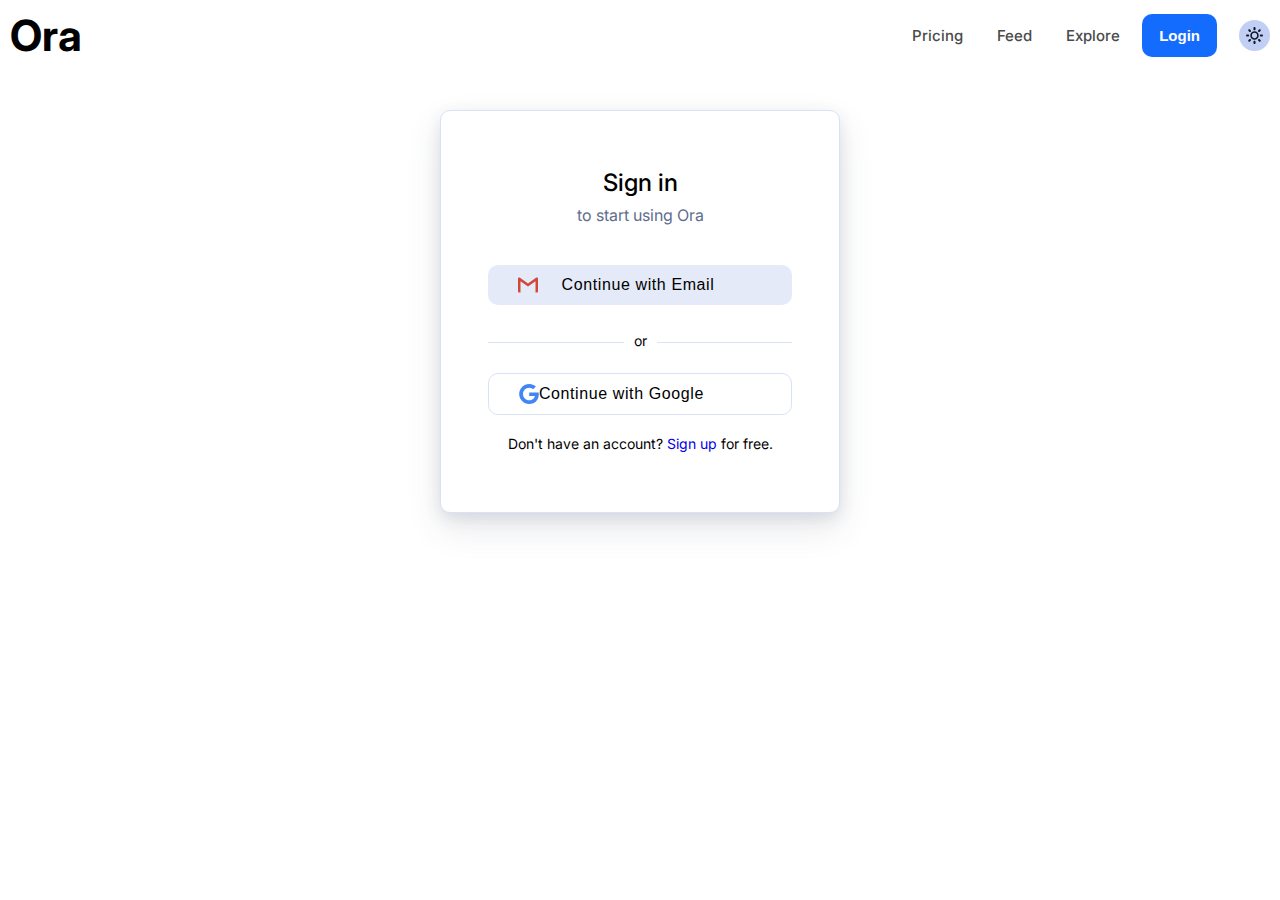
<file: index.html>
<!DOCTYPE html>
<html lang="en">

<head>
    <meta charset="UTF-8">
    <meta name="viewport" content="width=device-width, initial-scale=1.0">
    <link rel="preconnect" href="https://fonts.googleapis.com">
    <link rel="preconnect" href="https://fonts.gstatic.com" crossorigin>
    <link href="https://fonts.googleapis.com/css2?family=Inter:wght@100..900&display=swap" rel="stylesheet">
    <title>1-click chatbot | ora.ai</title>
    <link rel="stylesheet" href="index.css">
    <link rel="icon" href="favicon.ico">
</head>

<body>
    <nav class="nav-container">
        <h1 class="ora-hero-text">Ora</h1>
        <div class="right-nav-elements">
            <ul>
                <li><a href="#">Pricing</a></li>
                <li><a href="#">Feed</a></li>
                <li><a href="#">Explore</a></li>
            </ul>
            <button class="btn-blue">Login</button>
            <div class="icon">
                <svg class="sun-icon">
                    <use xlink:href="sprite.svg#icon-sun"></use>
                </svg>
            </div>
        </div>
    </nav>
    <div class="block-container">
        <div class="main-section-container">
            <h2 class="sign-in-text">Sign in</h2>
            <div class="line-2-text">to start using Ora</div>
            <div class="email-btn-container">
                <button class="btn-email"><img src="gmail.svg" alt="Gmail Logo" class="icon-email"><span>Continue with
                        Email</span></button>
            </div>
            <span class="or">
                <span class="or-child">or</span>
            </span>
            <div class="google-btn-container">
                <button class="btn-google"><img src="google.svg" alt="Google Logo" class="icon-google">Continue with
                    Google</button>
            </div>
            <div class="no-account-container">Don't have an account?<a href="#"> <span>Sign up</span></a> for free.</div>
        </div>
    </div>
</body>

</html>
</file>
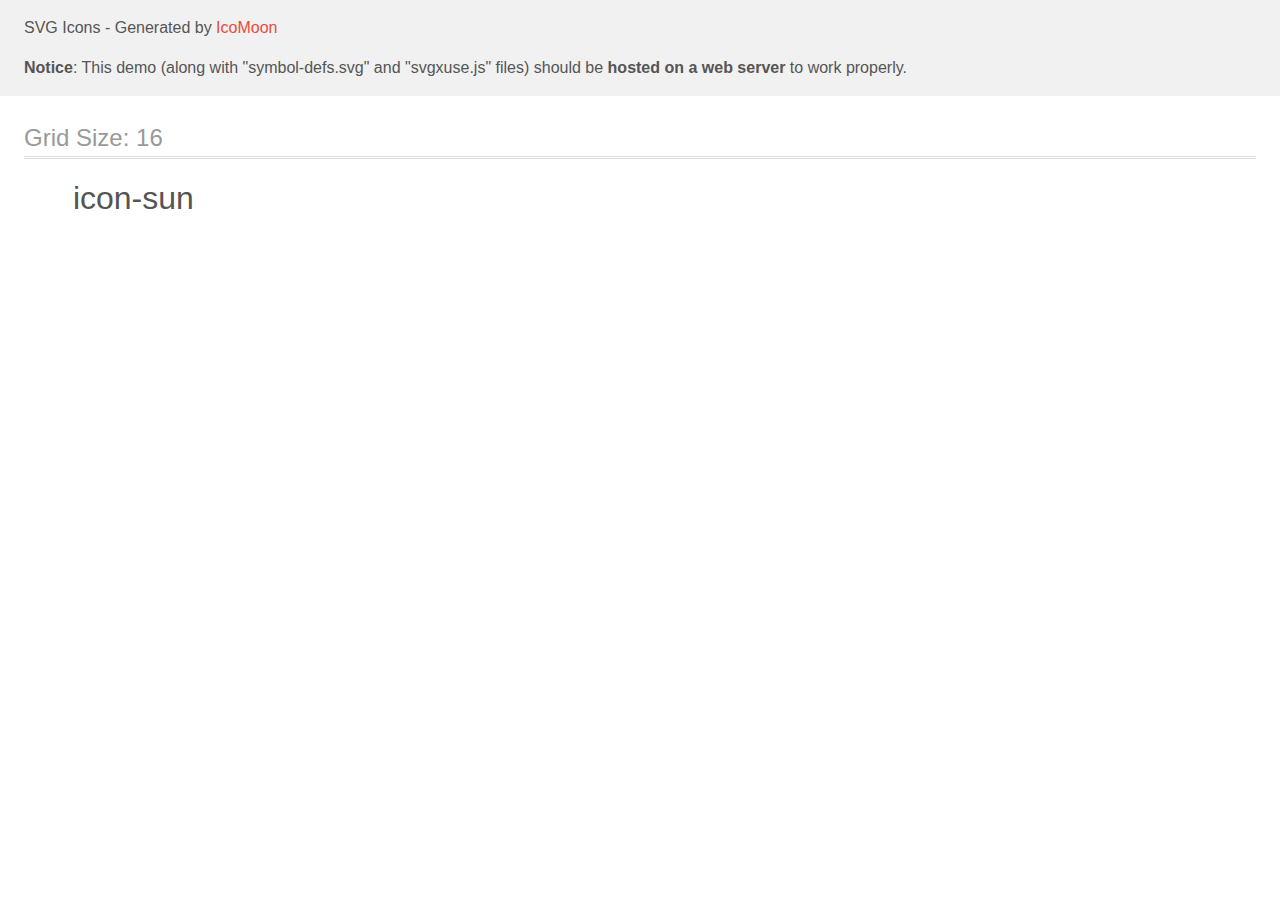
<file: icomoon/demo-external-svg.html>
<!doctype html>
<html>
<head>
    <title>IcoMoon - SVG Icons</title>
    <meta charset="utf-8">
    <meta name="viewport" content="width=device-width, initial-scale=1">
    <link rel="stylesheet" href="demo-files/demo.css">
    <link rel="stylesheet" href="style.css">
</head>
<body>
<header class="bgc1 clearfix">
<div class="mhl">
    <p>SVG Icons - Generated by <a href="https://icomoon.io/app">IcoMoon</a></p><p><strong>Notice</strong>: This demo (along with "symbol-defs.svg" and "svgxuse.js" files) should be <b>hosted on a web server</b> to work properly.</p>
</div>
</header>
    <div class="clearfix mhl ptl">
        <h1 class="mvm mtn fgc1">Grid Size: 16</h1>
        <div class="glyph fs1">
            <div class="clearfix pbs">
                <svg class="icon icon-sun"><use xlink:href="symbol-defs.svg#icon-sun"></use></svg><span class="name"> icon-sun</span>
            </div>
        </div>
  </div>
<script defer src="svgxuse.js"></script>
</body>
</html>
</file>
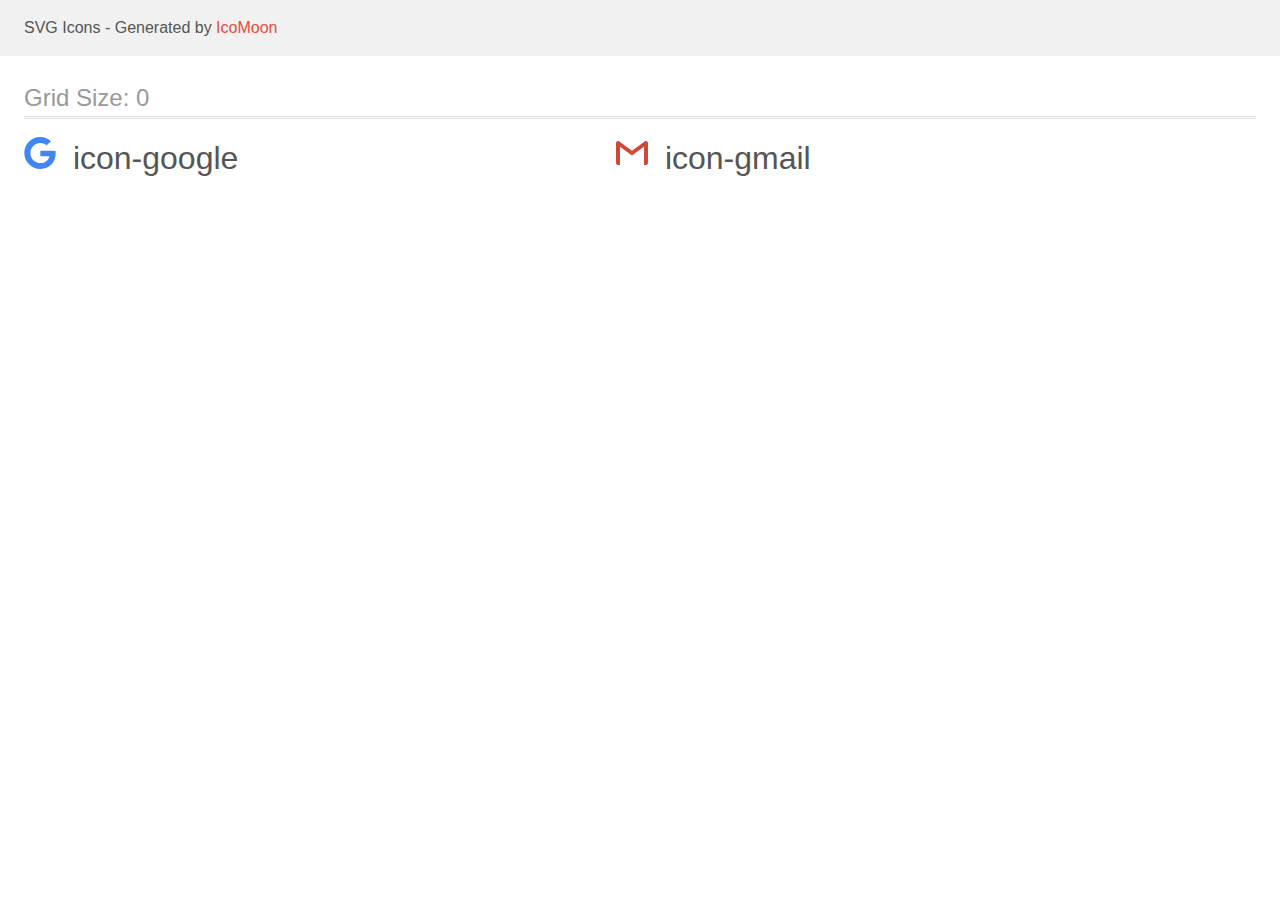
<file: icomoon/demo.html>
<!doctype html>
<html>
<head>
    <title>IcoMoon - SVG Icons</title>
    <meta charset="utf-8">
    <meta name="viewport" content="width=device-width, initial-scale=1">
    <link rel="stylesheet" href="demo-files/demo.css">
    <link rel="stylesheet" href="style.css">
</head>
<body>
<svg aria-hidden="true" style="position: absolute; width: 0; height: 0; overflow: hidden;" version="1.1" xmlns="http://www.w3.org/2000/svg" xmlns:xlink="http://www.w3.org/1999/xlink">
<defs>
<symbol id="icon-google" viewBox="0 0 32 32">
<path fill="#4285f4" style="fill: var(--color1, #4285f4)" d="M16.32 13.713v5.487h9.075c-0.367 2.353-2.741 6.899-9.075 6.899-5.46 0-9.919-4.519-9.919-10.099s4.46-10.099 9.919-10.099c3.107 0 5.188 1.319 6.38 2.465l4.339-4.184c-2.787-2.601-6.4-4.183-10.719-4.183-8.847 0-16 7.153-16 16s7.153 16 16 16c9.235 0 15.36-6.492 15.36-15.635 0-1.051-0.113-1.853-0.252-2.652z"></path>
</symbol>
<symbol id="icon-gmail" viewBox="0 0 32 32">
<path fill="#d14836" style="fill: var(--color2, #d14836)" d="M32 6v20c0 1.133-0.867 2-2 2h-2v-18.151l-12 8.617-12-8.617v18.151h-2c-1.135 0-2-0.867-2-2v-20c0-0.567 0.216-1.067 0.575-1.424 0.359-0.363 0.86-0.576 1.425-0.576h0.667l13.333 9.667 13.333-9.667h0.667c0.567 0 1.067 0.216 1.425 0.576 0.36 0.357 0.575 0.857 0.575 1.424z"></path>
</symbol>
</defs>
</svg>

<header class="bgc1 clearfix">
<div class="mhl">
    <p>SVG Icons - Generated by <a href="https://icomoon.io/app">IcoMoon</a></p>
</div>
</header>
    <div class="clearfix mhl ptl">
        <h1 class="mvm mtn fgc1">Grid Size: 0</h1>
        <div class="glyph fs1">
            <div class="clearfix pbs">
                <svg class="icon icon-google"><use xlink:href="#icon-google"></use></svg><span class="name"> icon-google</span>
            </div>
        </div>
        <div class="glyph fs1">
            <div class="clearfix pbs">
                <svg class="icon icon-gmail"><use xlink:href="#icon-gmail"></use></svg><span class="name"> icon-gmail</span>
            </div>
        </div>
  </div>
<script defer src="svgxuse.js"></script>
</body>
</html>
</file>
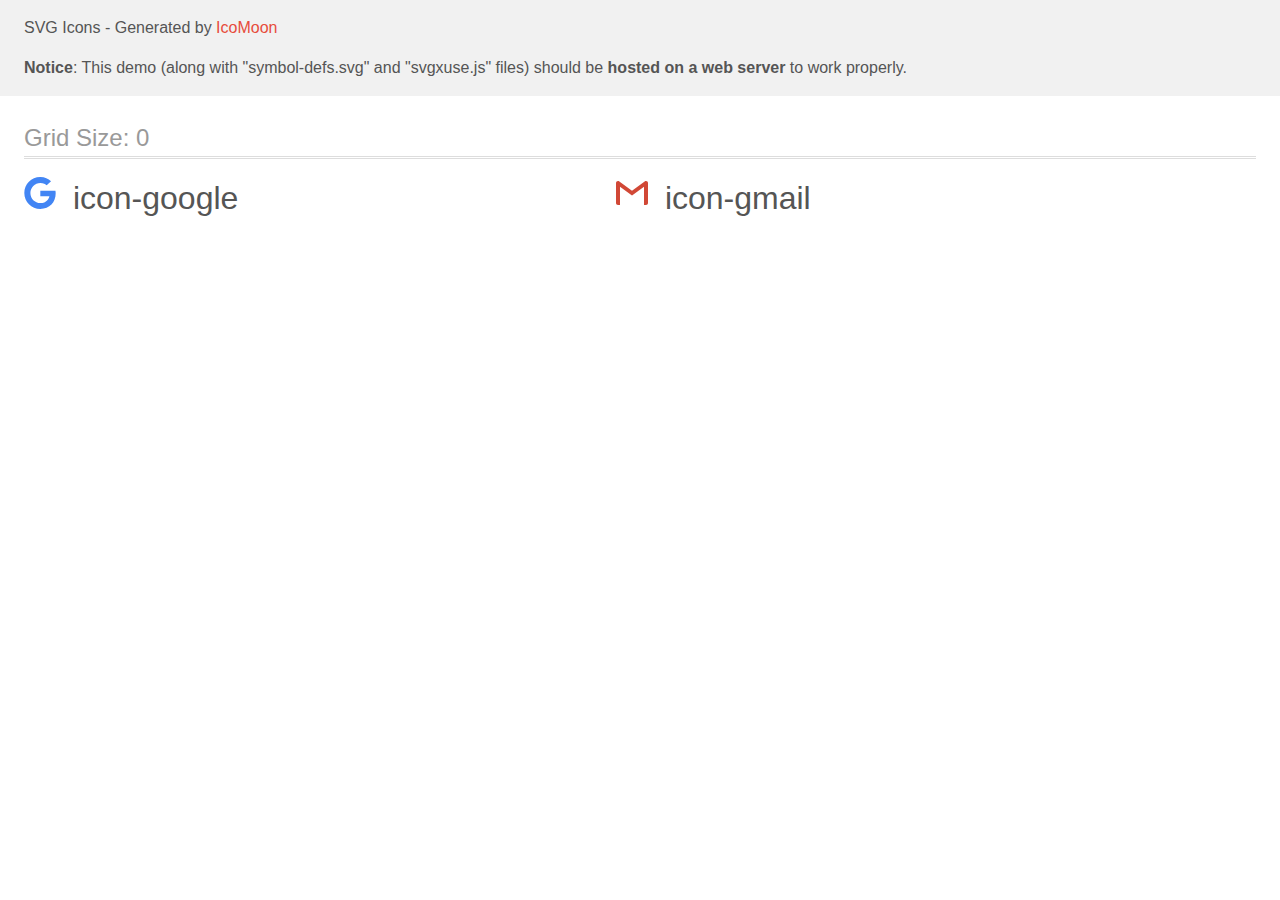
<file: icomoonnn/demo-external-svg.html>
<!doctype html>
<html>
<head>
    <title>IcoMoon - SVG Icons</title>
    <meta charset="utf-8">
    <meta name="viewport" content="width=device-width, initial-scale=1">
    <link rel="stylesheet" href="demo-files/demo.css">
    <link rel="stylesheet" href="style.css">
</head>
<body>
<header class="bgc1 clearfix">
<div class="mhl">
    <p>SVG Icons - Generated by <a href="https://icomoon.io/app">IcoMoon</a></p><p><strong>Notice</strong>: This demo (along with "symbol-defs.svg" and "svgxuse.js" files) should be <b>hosted on a web server</b> to work properly.</p>
</div>
</header>
    <div class="clearfix mhl ptl">
        <h1 class="mvm mtn fgc1">Grid Size: 0</h1>
        <div class="glyph fs1">
            <div class="clearfix pbs">
                <svg class="icon icon-google"><use xlink:href="symbol-defs.svg#icon-google"></use></svg><span class="name"> icon-google</span>
            </div>
        </div>
        <div class="glyph fs1">
            <div class="clearfix pbs">
                <svg class="icon icon-gmail"><use xlink:href="symbol-defs.svg#icon-gmail"></use></svg><span class="name"> icon-gmail</span>
            </div>
        </div>
  </div>
<script defer src="svgxuse.js"></script>
</body>
</html>
</file>
<file: index.css>
*{
    margin: 0;
    padding: 0;
    box-sizing: border-box;
}

html{
    font-size: 62.5%;
      font-family: "Inter", sans-serif;
}

.nav-container{
    display: flex;
   // background-color: aqua;
    max-width: 135em;
    margin: 0 auto;
    justify-content: space-between;
    align-items: center;
    padding: 0 1rem;
    height: 7rem;
}

.ora-hero-text{
    font-size: 4.3rem;
    transform: none;
}

.ora-hero-text:hover{
    transform: scale(1.02);
    cursor: pointer;
}

.right-nav-elements{
    display: flex;
    align-items: center;
}

.right-nav-elements ul{
    display: flex;
}

.right-nav-elements ul li{
    padding: 1.2rem 0 1.2rem 1.2rem;
    margin-right: 2.2rem;
    list-style: none;
    font-size: 1.5rem;
}
.right-nav-elements ul li a{
    text-decoration: none;
    color: #4A4A4A;
    font-weight: 500;
}

.icon{
    background-color: #C2CFF5;
    border-radius: 100%;
    padding: 0.7rem;
     width: auto;
    height: auto;
    transform: none;
    transition: transform 0.15s cubic-bezier(0.4, 0, 0.2, 1);
}

.icon:hover{
    cursor: pointer;
    transform: scale(1.10);
}
.sun-icon{
    height: 1.7rem;
    width: 1.7rem;
    max-width: 100%;
    fill: #111827;
    display: flex;
    justify-content: center;
    align-items: center;
}

.btn-blue{
    color: white;
    background-color: #146CFF;
    border-radius: 1rem;
    padding: 1.3rem 1.7rem;
    font-size: 1.5rem;
    border: none;
    font-weight:550;
    margin-right: 2.2rem;
}

.block-container{
display: flex;
justify-content: center;
//width: 100%;
//background-color: #111827;
margin-top:4rem
}

.main-section-container{
    background-color: white;
  box-shadow: 0 15px 35px 0 rgba(60, 66, 87, 0.12), 0 5px 15px 0 rgba(60, 66, 87, 0.12);  
  padding: 3rem;
  border-radius: 1rem;
  border: 1px solid rgb(218,226,248);
  display: flex;
  flex-direction: column;
  /* justify-content: center; */
  text-align: center;
  min-width: 40rem;
}

.sign-in-text{
    font-size: 2.4rem;
    font-weight: 500;
    line-height: 2.4rem;
    margin-top: 3rem;
}

.line-2-text{
    color: #616D8E;
    font-size: 1.6rem;
    margin: 1rem 0 4rem 0;
}


.email-btn-container, .google-btn-container{
    display: flex;
    justify-content: center;
}
.btn-email{
    border: none;
    font-weight: 400;
    background-color: #E5EAF8;
    border-radius: 1rem;
    font-size: 1.6rem;
    padding: 1rem 3rem;
    width: 90%;
    margin-bottom: 2rem;
    letter-spacing: 0.06rem;
    display: flex;
    align-items: center;
    
    
}
.btn-email:hover{
    background-color: rgb(218 226 248);
    cursor: pointer;
}

.btn-email span{
    position: relative;
    right: 1.2rem;
    flex-grow: 1;
}

.icon-email, .icon-google{
    width: 2rem;
    height: 2rem;
    position: relative;
    //right: 1rem;
}
.or{
    border-bottom: 1px solid #DAE2F8;
    width: 90%;
    margin: 0 auto;
    //position: relative;
    margin-bottom: 3rem;

}

.or-child{
    font-size:1.4rem ;
    background-color: white;
    position: relative;
    top: 0.7rem;
    padding: 1rem;
}

.btn-google{
    border: none;
    font-weight: 400;
    background-color: white;
    border-radius: 1rem;
    font-size: 1.6rem;
    padding: 1rem 3rem;
    width: 90%;
    margin-bottom: 2rem;
    letter-spacing: 0.06rem;
    display: flex;
    align-items: center;
    border: 1px solid rgb(218,226,248);
}
.btn-google:hover{
    background-color: rgb(249 ,249 ,249);
    cursor: pointer;
}
.btn-google span{
    position: relative;
    right: 1.2rem;
    flex-grow: 1;
}
.no-account-container{
    font-size: 1.4rem;
    margin-bottom: 3rem;
}

.no-account-container a{
    text-decoration: none;
}

.no-account-container a span:hover{
    text-decoration: underline;
}
</file>
<file: icomoon/demo-files/demo.css>
body {
  padding: 0;
  margin: 0;
  font-family: sans-serif;
  font-size: 1em;
  line-height: 1.5;
  color: #555;
  background: #fff;
}
h1 {
  font-size: 1.5em;
  font-weight: normal;
  box-shadow: 0 1px #ddd, 0 2px #fff, 0 3px #ddd;
}
small {
  font-size: .66666667em;
}
a {
  color: #e74c3c;
  text-decoration: none;
}
a:hover, a:focus {
  box-shadow: 0 1px #e74c3c;
}
.bshadow0, input {
  box-shadow: inset 0 -2px #e7e7e7;
}
input:hover {
  box-shadow: inset 0 -2px #ccc;
}
input, fieldset {
  font-size: 1em;
  margin: 0;
  padding: 0;
  border: 0;
}
input {
  color: inherit;
  line-height: 1.5;
  height: 1.5em;
  padding: .25em 0;
}
input:focus {
  outline: none;
  box-shadow: inset 0 -2px #449fdb;
}
.glyph {
  font-size: 16px;
  margin-right: 1.5em;
  float: left;
  width: 17em;
}
svg {
  color: #000;
}
.liga {
  width: 80%;
  width: calc(100% - 2.5em);
}
.talign-right {
  text-align: right;
}
.talign-center {
  text-align: center;
}
.bgc1 {
  background: #f1f1f1;
}
.fgc0 {
  color: #000;
}
.fgc1 {
  color: #999;
}
p {
  margin-top: 1em;
  margin-bottom: 1em;
}
.mvm {
  margin-top: .75em;
  margin-bottom: .75em;
}
.mtn {
  margin-top: 0;
}
.mtl, .mal {
  margin-top: 1.5em;
}
.mbl, .mal {
  margin-bottom: 1.5em;
}
.mal, .mhl {
  margin-left: 1.5em;
  margin-right: 1.5em;
}
.mhmm {
  margin-left: 1em;
  margin-right: 1em;
}
.ptl {
  padding-top: 1.5em;
}
.pbs, .pvs {
  padding-bottom: .25em;
}
.pvs, .pts {
  padding-top: .25em;
}
.unit {
  float: left;
}
.unitRight {
  float: right;
}
.size1of2 {
  width: 50%;
}
.size1of1 {
  width: 100%;
}
.clearfix:before, .clearfix:after {
  content: " ";
  display: table;
}
.clearfix:after {
  clear: both;
}
.hidden-true {
  display: none;
}
.textbox0 {
  width: 3em;
  background: #f1f1f1;
  padding: .25em .5em;
  line-height: 1.5;
  height: 1.5em;
}
.fs0 {
  font-size: 16px;
}
.fs1 {
  font-size: 32px;
}
.name {
  margin-left: .25em;
}
</file>
<file: icomoon/style.css>
.icon {
  display: inline-block;
  width: 1em;
  height: 1em;
  stroke-width: 0;
  stroke: currentColor;
  fill: currentColor;
}

/* ==========================================
Single-colored icons can be modified like so:
.icon-name {
  font-size: 32px;
  color: red;
}
========================================== */
</file>
<file: icomoonnn/demo-files/demo.css>
body {
  padding: 0;
  margin: 0;
  font-family: sans-serif;
  font-size: 1em;
  line-height: 1.5;
  color: #555;
  background: #fff;
}
h1 {
  font-size: 1.5em;
  font-weight: normal;
  box-shadow: 0 1px #ddd, 0 2px #fff, 0 3px #ddd;
}
small {
  font-size: .66666667em;
}
a {
  color: #e74c3c;
  text-decoration: none;
}
a:hover, a:focus {
  box-shadow: 0 1px #e74c3c;
}
.bshadow0, input {
  box-shadow: inset 0 -2px #e7e7e7;
}
input:hover {
  box-shadow: inset 0 -2px #ccc;
}
input, fieldset {
  font-size: 1em;
  margin: 0;
  padding: 0;
  border: 0;
}
input {
  color: inherit;
  line-height: 1.5;
  height: 1.5em;
  padding: .25em 0;
}
input:focus {
  outline: none;
  box-shadow: inset 0 -2px #449fdb;
}
.glyph {
  font-size: 16px;
  margin-right: 1.5em;
  float: left;
  width: 17em;
}
svg {
  color: #000;
}
.liga {
  width: 80%;
  width: calc(100% - 2.5em);
}
.talign-right {
  text-align: right;
}
.talign-center {
  text-align: center;
}
.bgc1 {
  background: #f1f1f1;
}
.fgc0 {
  color: #000;
}
.fgc1 {
  color: #999;
}
p {
  margin-top: 1em;
  margin-bottom: 1em;
}
.mvm {
  margin-top: .75em;
  margin-bottom: .75em;
}
.mtn {
  margin-top: 0;
}
.mtl, .mal {
  margin-top: 1.5em;
}
.mbl, .mal {
  margin-bottom: 1.5em;
}
.mal, .mhl {
  margin-left: 1.5em;
  margin-right: 1.5em;
}
.mhmm {
  margin-left: 1em;
  margin-right: 1em;
}
.ptl {
  padding-top: 1.5em;
}
.pbs, .pvs {
  padding-bottom: .25em;
}
.pvs, .pts {
  padding-top: .25em;
}
.unit {
  float: left;
}
.unitRight {
  float: right;
}
.size1of2 {
  width: 50%;
}
.size1of1 {
  width: 100%;
}
.clearfix:before, .clearfix:after {
  content: " ";
  display: table;
}
.clearfix:after {
  clear: both;
}
.hidden-true {
  display: none;
}
.textbox0 {
  width: 3em;
  background: #f1f1f1;
  padding: .25em .5em;
  line-height: 1.5;
  height: 1.5em;
}
.fs0 {
  font-size: 16px;
}
.fs1 {
  font-size: 32px;
}
.name {
  margin-left: .25em;
}
</file>
<file: icomoonnn/style.css>
.icon {
  display: inline-block;
  width: 1em;
  height: 1em;
  stroke-width: 0;
  stroke: currentColor;
  fill: currentColor;
}

/* ==========================================
Single-colored icons can be modified like so:
.icon-name {
  font-size: 32px;
  color: red;
}
========================================== */
</file>
